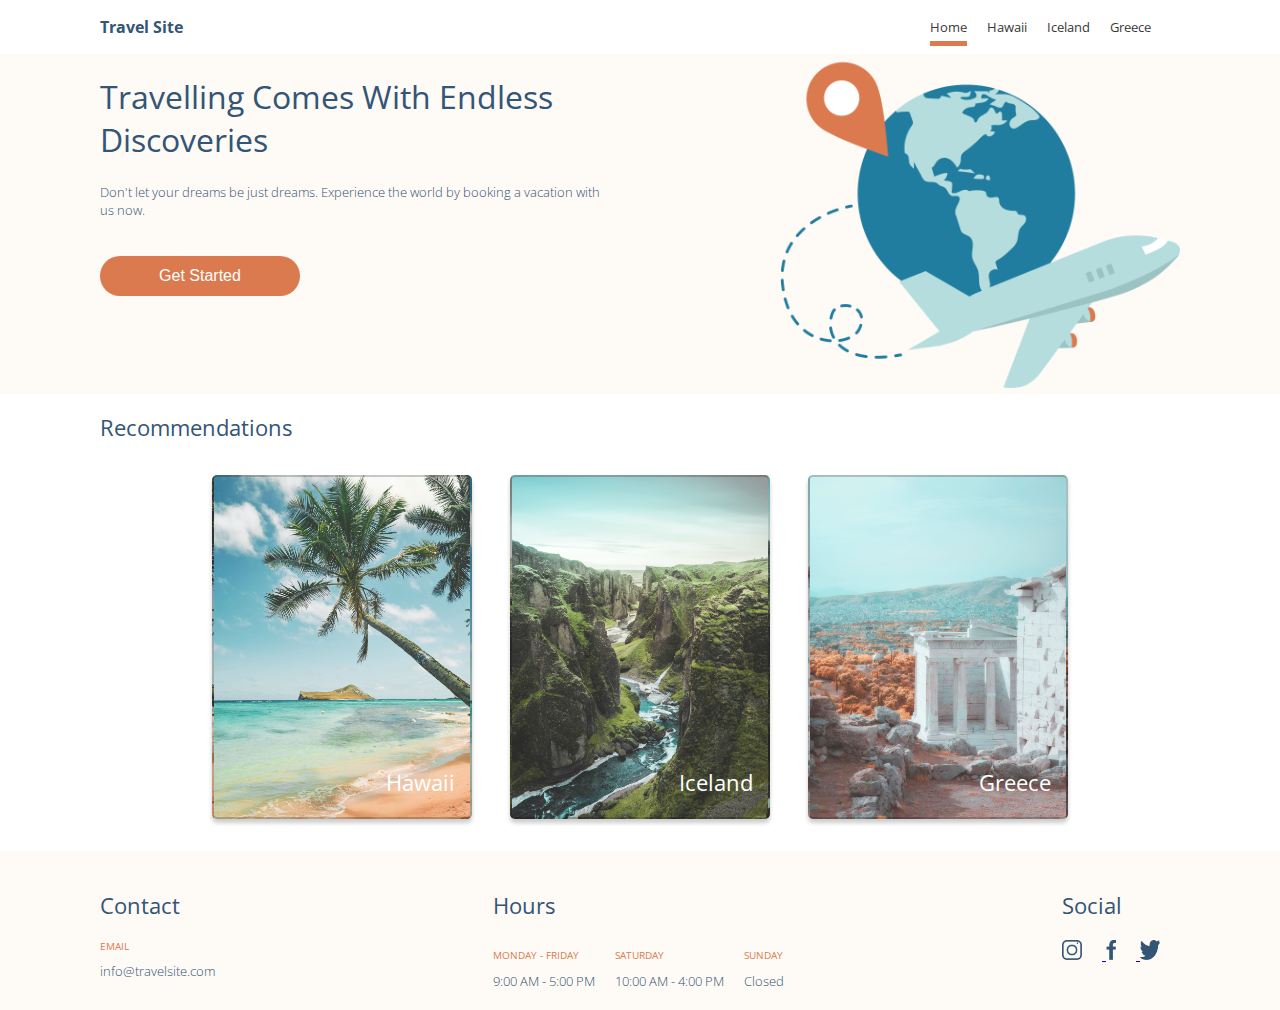
<file: index.html>
<!DOCTYPE html>
<html lang="en">
<head>
    <meta charset="UTF-8">
    <meta name="viewport" content="width=device-width, initial-scale=1.0">
    <link href="https://fonts.googleapis.com/css2?family=Open+Sans:ital,wght@0,300;0,400;0,600;0,700;1,400&display=swap" rel="stylesheet">
    <title>Travel Site - Home</title>
    <link rel="stylesheet" type="text/css" href="./css/global.css">
    <link rel="stylesheet" type="text/css" href="./css/main.css"> 
</head>
<body>
    <!-- Header -->
    <header>
        <!-- Navigation Bar -->
        <nav>
            <div class="nav__left">
                <a href="index.html" class="nav__links">
                    <h3 class="nav__logo"><b>Travel Site</b></h3>
                </a>
            </div>
            <div class="nav__right">
                <ul>
                    <li><a href="index.html " class="nav__links"><h4 class="nav__link1"><b>Home</b></h4></a></li>
                    <li><a href="./pages/hawaii.html" class="nav__links"><h4 class="nav__link2"><b>Hawaii</b></h4></a></li>
                    <li><a href="./pages/iceland.html" class="nav__links"><h4 class="nav__link3"><b>Iceland</b></h4></a></li>
                    <li><a href="./pages/greece.html" class="nav__links"><h4 class="nav__link4"><b>Greece</b></h4></h4></a></li>
                </ul>
            </div>
        </nav>

        <!-- Hero Section -->
        <section class="hero">
            <div class="hero__info">
                <h1 class="hero__tittle"><b>Travelling Comes With Endless Discoveries<b></b></h1>
                <h4 class="hero__description">Don't let your dreams be just dreams. Experience the world by booking a vacation with us now.</h4>
                <a href="#recommendations">
                    <button>Get Started</button>
                </a>
            </div>
            <div>
                <img class="hero__background" src="./assets/hero.png" alt="world flight">
            </div>
        </section>
    </header>

    <!-- Main Content -->
    <main>
        <!-- Recommendations Section -->
        <section id="recommendations">
            <h2 class="recommendations__tittle"><b>Recommendations</b></h2>
            <div class="recommendations">
                <a href="./pages/hawaii.html">
                    <div class="card__1">
                        <h2 class="card__name"><b>Hawaii</b></h2>
                    
                    </div>
                </a>
                <a href="./pages/iceland.html">
                    <div class="card__2">
                        <h2 class="card__name"><b>Iceland</b></h2>
                    </div>
                </a>
                <a href="./pages/greece.html">
                    <div class="card__3">
                        <h2 class="card__name"><b>Greece</b></h2>
                    </div>  
                </a>  
            </div>
        </section>
    </main>

    <!-- Footer -->
    <footer>
        <div>
            <h2 class="footer__tittle"><b>Contact</b></h2>
            <p class="footer__information">EMAIL</p>
            <h4 class="footer__detail">info@travelsite.com</h4>
        </div>
        <div>
            <h2 class="footer__tittle"><b>Hours</b></h2>
            <div class="footer__hours">
                <div>
                    <p class="footer__information">MONDAY - FRIDAY</p>
                    <h4 class="footer__detail">9:00 AM - 5:00 PM</h4>
                </div>
                <div>
                    <p class="footer__information">SATURDAY</p>
                    <h4 class="footer__detail">10:00 AM - 4:00 PM</h4>
                </div>
                <div>
                    <p class="footer__information">SUNDAY</p>
                    <h4 class="footer__detail">Closed</h4>
                </div>
            </div>
        </div>
        <div>
            <h2 class="footer__tittle"><b>Social</b></h2>
            <div>
                <a href="https://www.instagram.com">
                    <img class="footer__icon" src="./assets/icon-instagram.png" alt="instagram">
                </a>
                <a href="https://www.facebook.com">
                    <img class="footer__icon footer__icon--facebook" src="./assets/icon-facebook.png" alt="facebook">
                </a>
                <a href="https://www.twitter.com">
                    <img class="footer__icon" src="./assets/icon-twitter.png" alt="twitter">
                </a>
                
            </div>       
        </div>
    </footer>
</body>
</html>
</file>
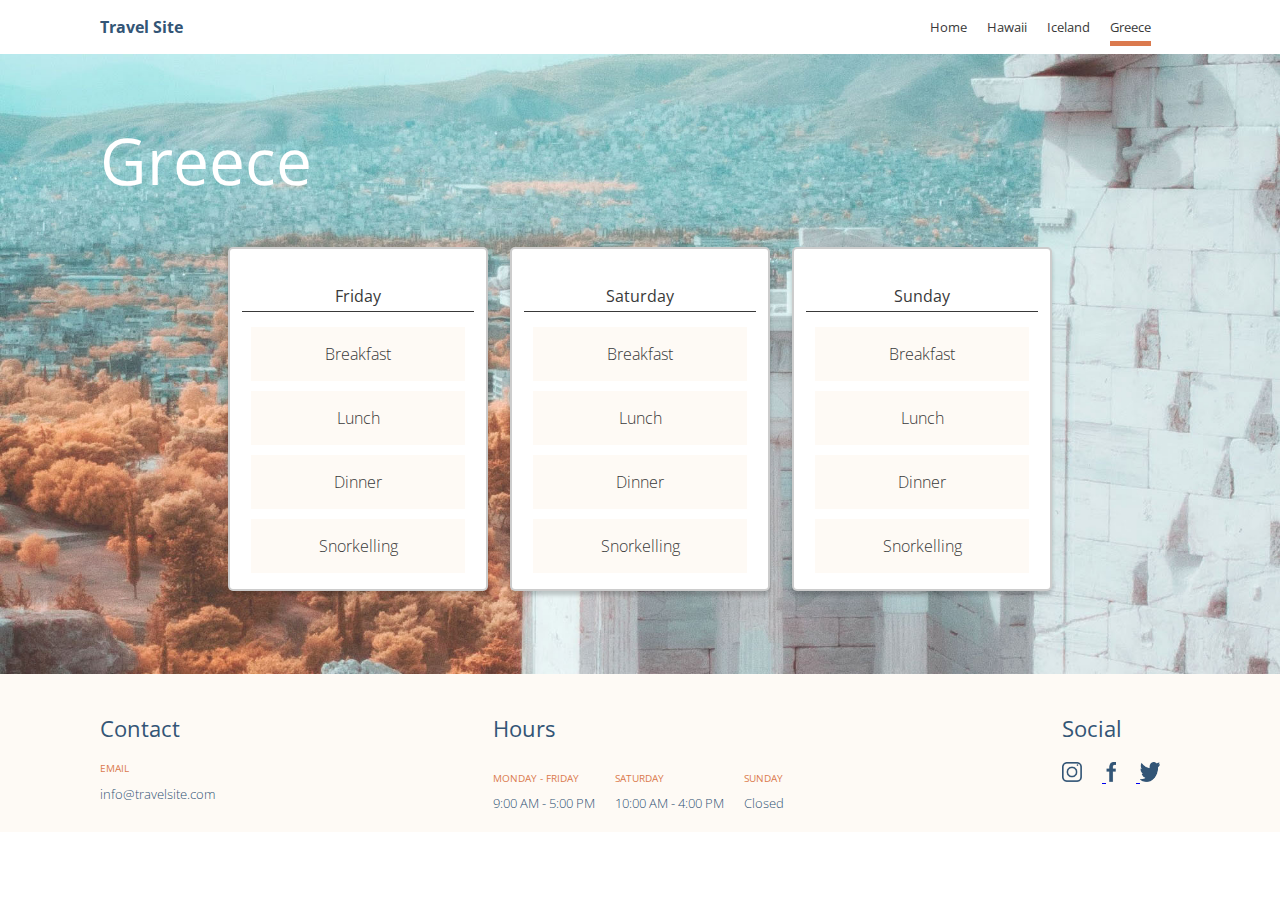
<file: pages/greece.html>
<!DOCTYPE html>
<html lang="en">
<head>
    <meta charset="UTF-8">
    <meta name="viewport" content="width=device-width, initial-scale=1.0">
    <link href="https://fonts.googleapis.com/css2?family=Open+Sans:ital,wght@0,300;0,400;0,600;0,700;1,400&display=swap" rel="stylesheet">
    <title>Travel Site - Greece</title>
    <link rel="stylesheet" type="text/css" href="../css/global.css">
    <link rel="stylesheet" type="text/css" href="../css/greece.css"> 
</head>
<body>
    <!-- Header -->
    <header>
        <!-- Navigation Bar -->
        <nav>
            <div class="nav__left">
                <a href="../index.html" class="nav__links">
                    <h3 class="nav__logo"><b>Travel Site</b></h3>
                </a>
            </div>
            <div class="nav__right">
                <ul>
                    <li><a href="../index.html " class="nav__links"><h4 class="nav__link1"><b>Home</b></h4></a></li>
                    <li><a href="./hawaii.html" class="nav__links"><h4 class="nav__link2"><b>Hawaii</b></h4></a></li>
                    <li><a href="./iceland.html" class="nav__links"><h4 class="nav__link3"><b>Iceland</b></h4></a></li>
                    <li><a href="./greece.html" class="nav__links"><h4 class="nav__link4"><b>Greece</b></h4></h4></a></li>
                </ul>
            </div>
        </nav>

     </header>

    <!-- Main Content -->
    <main>
        <!-- Destination Page -->
        <section>
            <h1 class="destination__tittle"><b>Greece</b></h1>
            <div class="itinerary">
                <div class="card__1">
                    <h3 class="card__name"><b>Friday</b></h3>
                    <div class="activities__container">
                        <div class="activities">
                            <div class="activity"><h3 class="activity__description">Breakfast</h3></div>
                            <div class="activity"><h3 class="activity__description">Lunch</h3></div>
                            <div class="activity"><h3 class="activity__description">Dinner</h3></div>
                            <div class="activity"><h3 class="activity__description">Snorkelling</h3></div>
                        </div>
                    </div>
                </div>
                <div class="card__2">
                    <h3 class="card__name"><b>Saturday</b></h3>
                    <div class="activities__container">
                        <div class="activities">
                            <div class="activity"><h3 class="activity__description">Breakfast</h3></div>
                            <div class="activity"><h3 class="activity__description">Lunch</h3></div>
                            <div class="activity"><h3 class="activity__description">Dinner</h3></div>
                            <div class="activity"><h3 class="activity__description">Snorkelling</h3></div>
                        </div>
                    </div>
                </div>
                <div class="card__3">
                    <h3 class="card__name"><b>Sunday</b></h3>
                    <div class="activities__container">
                        <div class="activities">
                            <div class="activity"><h3 class="activity__description">Breakfast</h3></div>
                            <div class="activity"><h3 class="activity__description">Lunch</h3></div>
                            <div class="activity"><h3 class="activity__description">Dinner</h3></div>
                            <div class="activity"><h3 class="activity__description">Snorkelling</h3></div>
                        </div>
                    </div>
                </div>  
            </div>
        </section>
    </main>

    <!-- Footer -->
    <footer>
        <div>
            <h2 class="footer__tittle"><b>Contact</b></h2>
            <p class="footer__information">EMAIL</p>
            <h4 class="footer__detail">info@travelsite.com</h4>
        </div>
        <div>
            <h2 class="footer__tittle"><b>Hours</b></h2>
            <div class="footer__hours">
                <div>
                    <p class="footer__information">MONDAY - FRIDAY</p>
                    <h4 class="footer__detail">9:00 AM - 5:00 PM</h4>
                </div>
                <div>
                    <p class="footer__information">SATURDAY</p>
                    <h4 class="footer__detail">10:00 AM - 4:00 PM</h4>
                </div>
                <div>
                    <p class="footer__information">SUNDAY</p>
                    <h4 class="footer__detail">Closed</h4>
                </div>
            </div>
        </div>
        <div>
            <h2 class="footer__tittle"><b>Social</b></h2>
            <div>
                <a href="https://www.instagram.com">
                    <img class="footer__icon" src="../assets/icon-instagram.png" alt="instagram">
                </a>
                <a href="https://www.facebook.com">
                    <img class="footer__icon footer__icon--facebook" src="../assets/icon-facebook.png" alt="facebook">
                </a>
                <a href="https://www.twitter.com">
                    <img class="footer__icon" src="../assets/icon-twitter.png" alt="twitter">
                </a>
                
            </div>       
        </div>
    </footer>
</body>
</html>
</file>
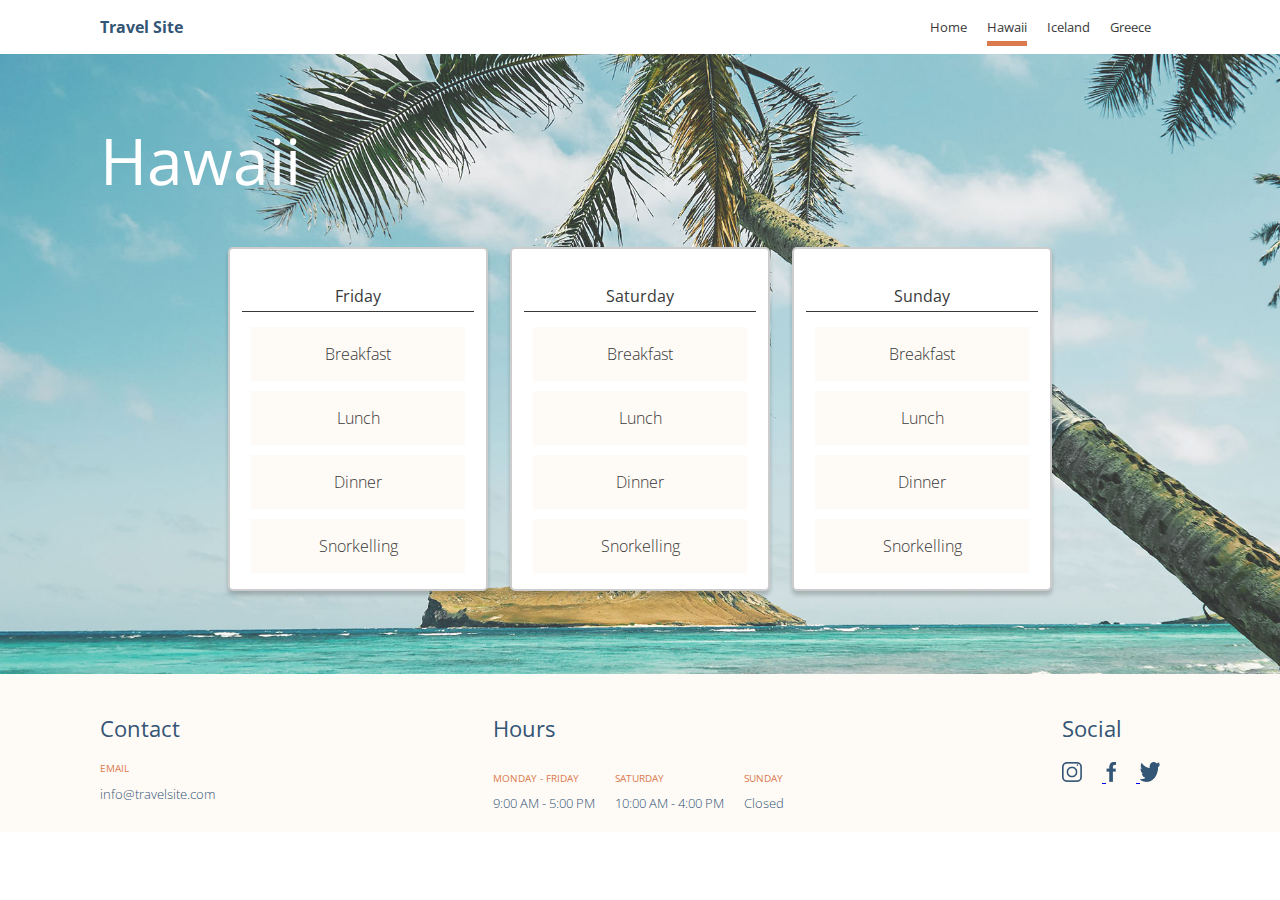
<file: pages/hawaii.html>
<!DOCTYPE html>
<html lang="en">
<head>
    <meta charset="UTF-8">
    <meta name="viewport" content="width=device-width, initial-scale=1.0">
    <link href="https://fonts.googleapis.com/css2?family=Open+Sans:ital,wght@0,300;0,400;0,600;0,700;1,400&display=swap" rel="stylesheet">
    <title>Travel Site - Hawaii</title>
    <link rel="stylesheet" type="text/css" href="../css/global.css">
    <link rel="stylesheet" type="text/css" href="../css/hawaii.css"> 
</head>
<body>
    <!-- Header -->
    <header>
        <!-- Navigation Bar -->
        <nav>
            <div class="nav__left">
                <a href="../index.html" class="nav__links">
                    <h3 class="nav__logo"><b>Travel Site</b></h3>
                </a>
            </div>
            <div class="nav__right">
                <ul>
                    <li><a href="../index.html " class="nav__links"><h4 class="nav__link1"><b>Home</b></h4></a></li>
                    <li><a href="./hawaii.html" class="nav__links"><h4 class="nav__link2"><b>Hawaii</b></h4></a></li>
                    <li><a href="./iceland.html" class="nav__links"><h4 class="nav__link3"><b>Iceland</b></h4></a></li>
                    <li><a href="./greece.html" class="nav__links"><h4 class="nav__link4"><b>Greece</b></h4></h4></a></li>
                </ul>
            </div>
        </nav>

     </header>

    <!-- Main Content -->
    <main>
        <!-- Destination Page -->
        <section>
            <h1 class="destination__tittle"><b>Hawaii</b></h1>
            <div class="itinerary">
                <div class="card__1">
                    <h3 class="card__name"><b>Friday</b></h3>
                    <div class="activities__container">
                        <div class="activities">
                            <div class="activity"><h3 class="activity__description">Breakfast</h3></div>
                            <div class="activity"><h3 class="activity__description">Lunch</h3></div>
                            <div class="activity"><h3 class="activity__description">Dinner</h3></div>
                            <div class="activity"><h3 class="activity__description">Snorkelling</h3></div>
                        </div>
                    </div>
                </div>
                <div class="card__2">
                    <h3 class="card__name"><b>Saturday</b></h3>
                    <div class="activities__container">
                        <div class="activities">
                            <div class="activity"><h3 class="activity__description">Breakfast</h3></div>
                            <div class="activity"><h3 class="activity__description">Lunch</h3></div>
                            <div class="activity"><h3 class="activity__description">Dinner</h3></div>
                            <div class="activity"><h3 class="activity__description">Snorkelling</h3></div>
                        </div>
                    </div>
                </div>
                <div class="card__3">
                    <h3 class="card__name"><b>Sunday</b></h3>
                    <div class="activities__container">
                        <div class="activities">
                            <div class="activity"><h3 class="activity__description">Breakfast</h3></div>
                            <div class="activity"><h3 class="activity__description">Lunch</h3></div>
                            <div class="activity"><h3 class="activity__description">Dinner</h3></div>
                            <div class="activity"><h3 class="activity__description">Snorkelling</h3></div>
                        </div>
                    </div>
                </div>  
            </div>
        </section>
    </main>

    <!-- Footer -->
    <footer>
        <div>
            <h2 class="footer__tittle"><b>Contact</b></h2>
            <p class="footer__information">EMAIL</p>
            <h4 class="footer__detail">info@travelsite.com</h4>
        </div>
        <div>
            <h2 class="footer__tittle"><b>Hours</b></h2>
            <div class="footer__hours">
                <div>
                    <p class="footer__information">MONDAY - FRIDAY</p>
                    <h4 class="footer__detail">9:00 AM - 5:00 PM</h4>
                </div>
                <div>
                    <p class="footer__information">SATURDAY</p>
                    <h4 class="footer__detail">10:00 AM - 4:00 PM</h4>
                </div>
                <div>
                    <p class="footer__information">SUNDAY</p>
                    <h4 class="footer__detail">Closed</h4>
                </div>
            </div>
        </div>
        <div>
            <h2 class="footer__tittle"><b>Social</b></h2>
            <div>
                <a href="https://www.instagram.com">
                    <img class="footer__icon" src="../assets/icon-instagram.png" alt="instagram">
                </a>
                <a href="https://www.facebook.com">
                    <img class="footer__icon footer__icon--facebook" src="../assets/icon-facebook.png" alt="facebook">
                </a>
                <a href="https://www.twitter.com">
                    <img class="footer__icon" src="../assets/icon-twitter.png" alt="twitter">
                </a>
                
            </div>       
        </div>
    </footer>
</body>
</html>
</file>
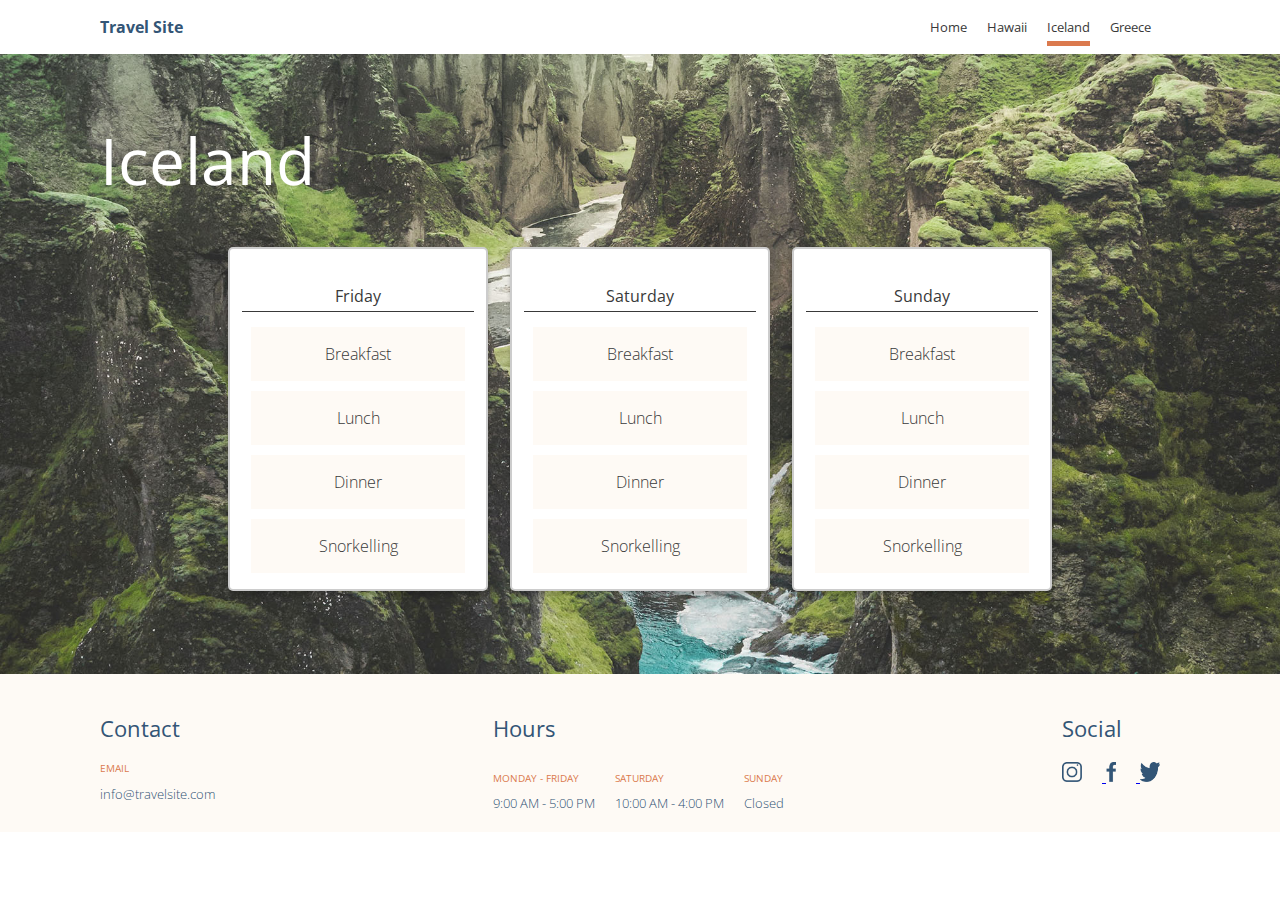
<file: pages/iceland.html>
<!DOCTYPE html>
<html lang="en">
<head>
    <meta charset="UTF-8">
    <meta name="viewport" content="width=device-width, initial-scale=1.0">
    <link href="https://fonts.googleapis.com/css2?family=Open+Sans:ital,wght@0,300;0,400;0,600;0,700;1,400&display=swap" rel="stylesheet">
    <title>Travel Site - Iceland</title>
    <link rel="stylesheet" type="text/css" href="../css/global.css">
    <link rel="stylesheet" type="text/css" href="../css/iceland.css"> 
</head>
<body>
    <!-- Header -->
    <header>
        <!-- Navigation Bar -->
        <nav>
            <div class="nav__left">
                <a href="../index.html" class="nav__links">
                    <h3 class="nav__logo"><b>Travel Site</b></h3>
                </a>
            </div>
            <div class="nav__right">
                <ul>
                    <li><a href="../index.html " class="nav__links"><h4 class="nav__link1"><b>Home</b></h4></a></li>
                    <li><a href="./hawaii.html" class="nav__links"><h4 class="nav__link2"><b>Hawaii</b></h4></a></li>
                    <li><a href="./iceland.html" class="nav__links"><h4 class="nav__link3"><b>Iceland</b></h4></a></li>
                    <li><a href="./greece.html" class="nav__links"><h4 class="nav__link4"><b>Greece</b></h4></h4></a></li>
                </ul>
            </div>
        </nav>

     </header>

    <!-- Main Content -->
    <main>
        <!-- Destination Page -->
        <section>
            <h1 class="destination__tittle"><b>Iceland</b></h1>
            <div class="itinerary">
                <div class="card__1">
                    <h3 class="card__name"><b>Friday</b></h3>
                    <div class="activities__container">
                        <div class="activities">
                            <div class="activity"><h3 class="activity__description">Breakfast</h3></div>
                            <div class="activity"><h3 class="activity__description">Lunch</h3></div>
                            <div class="activity"><h3 class="activity__description">Dinner</h3></div>
                            <div class="activity"><h3 class="activity__description">Snorkelling</h3></div>
                        </div>
                    </div>
                </div>
                <div class="card__2">
                    <h3 class="card__name"><b>Saturday</b></h3>
                    <div class="activities__container">
                        <div class="activities">
                            <div class="activity"><h3 class="activity__description">Breakfast</h3></div>
                            <div class="activity"><h3 class="activity__description">Lunch</h3></div>
                            <div class="activity"><h3 class="activity__description">Dinner</h3></div>
                            <div class="activity"><h3 class="activity__description">Snorkelling</h3></div>
                        </div>
                    </div>
                </div>
                <div class="card__3">
                    <h3 class="card__name"><b>Sunday</b></h3>
                    <div class="activities__container">
                        <div class="activities">
                            <div class="activity"><h3 class="activity__description">Breakfast</h3></div>
                            <div class="activity"><h3 class="activity__description">Lunch</h3></div>
                            <div class="activity"><h3 class="activity__description">Dinner</h3></div>
                            <div class="activity"><h3 class="activity__description">Snorkelling</h3></div>
                        </div>
                    </div>
                </div>  
            </div>
        </section>
    </main>

    <!-- Footer -->
    <footer>
        <div>
            <h2 class="footer__tittle"><b>Contact</b></h2>
            <p class="footer__information">EMAIL</p>
            <h4 class="footer__detail">info@travelsite.com</h4>
        </div>
        <div>
            <h2 class="footer__tittle"><b>Hours</b></h2>
            <div class="footer__hours">
                <div>
                    <p class="footer__information">MONDAY - FRIDAY</p>
                    <h4 class="footer__detail">9:00 AM - 5:00 PM</h4>
                </div>
                <div>
                    <p class="footer__information">SATURDAY</p>
                    <h4 class="footer__detail">10:00 AM - 4:00 PM</h4>
                </div>
                <div>
                    <p class="footer__information">SUNDAY</p>
                    <h4 class="footer__detail">Closed</h4>
                </div>
            </div>
        </div>
        <div>
            <h2 class="footer__tittle"><b>Social</b></h2>
            <div>
                <a href="https://www.instagram.com">
                    <img class="footer__icon" src="../assets/icon-instagram.png" alt="instagram">
                </a>
                <a href="https://www.facebook.com">
                    <img class="footer__icon footer__icon--facebook" src="../assets/icon-facebook.png" alt="facebook">
                </a>
                <a href="https://www.twitter.com">
                    <img class="footer__icon" src="../assets/icon-twitter.png" alt="twitter">
                </a>
                
            </div>       
        </div>
    </footer>
</body>
</html>
</file>
<file: css/global.css>
body {
  font-family: "Verdana", "Open Sans", sans-serif;
  font-weight: 400;
  margin: 0;
  padding: 0;
  border: 0;
  background-color: #FFFFFF;
  width: 100vw;
}

nav {
  background-color: #FFFFFF;
  padding: 0px 100px 0 100PX;
  display: flex;
  justify-content: space-between;
}

.nav__logo {
  color: #335576;
  font-weight: 400;
}

.nav__links {
  text-decoration: none;
}
.nav__links:hover {
  text-decoration: underline;
  text-decoration-color: #335576;
}

.nav__right {
  color: #393939;
  width: 250px;
  display: flex;
  justify-content: space-between;
}

.nav__right ul {
  display: flex;
  list-style-type: none;
  align-items: center;
  padding: 0;
  margin: 0;
}

.nav__right li {
  margin-right: 20px;
}

.nav__right li:last-child {
  margin-right: 0;
}

footer {
  background-color: #FEFAF5;
  padding: 20px 100px 20px 100PX;
  display: flex;
  justify-content: space-between;
}

.footer__tittle {
  color: #335576;
}

.footer__hours {
  display: flex;
  justify-content: space-between;
}

.footer__information {
  color: #DB7A4E;
}

.footer__detail {
  color: #335576;
  margin: 0 20px 0 0;
}

.footer__icon {
  width: 20px;
  height: 20px;
  margin: 0 20px 0 0;
}

.footer__icon--facebook {
  width: 10px;
  height: 20px;
}

h1, h2, h3, h4, p {
  font-family: "Verdana", "Open Sans", sans-serif;
}

h1 {
  font-size: 2rem;
  font-weight: 300;
  color: #393939;
}

h2 {
  font-size: 1.4rem;
  font-weight: 300;
  color: #393939;
}

h3 {
  font-size: 1rem;
  font-weight: 300;
  color: #393939;
}

h4 {
  font-size: 0.8rem;
  font-weight: 300;
  color: #393939;
}

p {
  font-size: 0.6rem;
  font-weight: 400;
  color: #393939;
}/*# sourceMappingURL=global.css.map */
</file>
<file: css/main.css>
.nav__link1 {
  text-decoration: none;
  margin: 0;
  position: relative;
}

.nav__link1::after {
  content: "";
  position: absolute;
  left: 0;
  bottom: -10px;
  width: 100%;
  height: 5px;
  background-color: #DB7A4E;
}

.hero {
  display: flex;
  justify-content: space-between;
  padding: 0 100px 0 100PX;
  background-color: #FEFAF5;
}

.hero__info {
  width: 500px;
}

.hero__tittle, .hero__description {
  color: #335576;
}

.hero__background {
  width: 400px;
  background-color: #FEFAF5;
}

button {
  background-color: #DB7A4E;
  width: 200px;
  height: 40px;
  border: none;
  margin: 20px 0;
  color: white;
  font-size: 1rem;
  border-radius: 20px 20px 20px 20px;
}

section {
  background-color: #FFFFFF;
  padding: 0 100px 0 100PX;
}

.recommendations {
  margin: 2rem 0;
}
@media screen and (min-width: 900px) {
  .recommendations {
    display: flex;
    justify-content: space-between;
    margin: 1rem 3rem;
  }
}
@media screen and (min-width: 1200px) {
  .recommendations {
    margin: 2rem 7rem;
  }
}

.recommendations__tittle {
  color: #335576;
}

.card__1, .card__2, .card__3 {
  background-size: cover;
  background-position: center;
  box-shadow: 0 4px 4px rgba(0, 0, 0, 0.2);
  border-radius: 5px;
  background-color: white;
  border: 2px solid rgba(0, 0, 0, 0.2);
  position: relative;
  width: 70vw;
  height: 100px;
  padding: 20px 0;
  margin: 20px 0;
}
@media screen and (min-width: 900px) {
  .card__1, .card__2, .card__3 {
    width: 20vw;
    height: 300px;
    padding: 20px 0;
    margin: 0;
  }
}
.card__1:hover, .card__2:hover, .card__3:hover {
  border: 2px solid #DB7A4E;
}
.card__1:hover::before, .card__2:hover::before, .card__3:hover::before {
  opacity: 1;
}
.card__1::before, .card__2::before, .card__3::before {
  content: "";
  position: absolute;
  top: 0;
  left: 0;
  width: 100%;
  height: 100%;
  background-color: rgba(51, 85, 118, 0.5);
  opacity: 0;
  transition: opacity 0.3s ease;
  z-index: 1;
  border-radius: 5px;
}

.card__1 {
  background-image: url("../assets/hawaii.jpg");
}

.card__2 {
  background-image: url("../assets/iceland.jpg");
}

.card__3 {
  background-image: url("../assets/greece.jpg");
}

.card__name {
  color: white;
  position: absolute;
  bottom: 1px;
  right: 15px;
  z-index: 2;
}/*# sourceMappingURL=main.css.map */
</file>
<file: css/greece.css>
.nav__link4 {
  position: relative;
}

.nav__link4::after {
  content: "";
  position: absolute;
  left: 0;
  bottom: -10px;
  width: 100%;
  height: 5px;
  background-color: #DB7A4E;
}

section {
  background-image: url("../assets/greece.jpg");
  background-size: cover;
  background-position: center;
  padding: 20px 100px 0 100PX;
  height: 1400px;
}
@media screen and (min-width: 900px) {
  section {
    height: 600px;
  }
}

.destination__tittle {
  color: white;
  font-size: 4rem;
}

.itinerary {
  margin: 2vw;
}
@media screen and (min-width: 900px) {
  .itinerary {
    display: flex;
    justify-content: space-between;
    margin: 0rem 5vw;
  }
}
@media screen and (min-width: 1200px) {
  .itinerary {
    margin: 0rem 10vw;
  }
}

.card__1, .card__2, .card__3 {
  box-shadow: 0 4px 4px rgba(0, 0, 0, 0.2);
  border-radius: 5px;
  background-color: white;
  border: 2px solid rgba(0, 0, 0, 0.2);
  display: flex;
  flex-direction: column;
  align-items: center;
  width: 60vw;
  height: 300px;
  padding: 20px 0;
  margin: 10px 0;
}
@media screen and (min-width: 900px) {
  .card__1, .card__2, .card__3 {
    width: 20vw;
    height: 300px;
    padding: 20px 0;
    margin: 0;
  }
}

.card__name {
  margin-bottom: 5px;
  position: relative;
  text-align: center;
  width: calc(100% - 4px);
}

.card__name::after {
  content: "";
  position: absolute;
  left: 50%;
  transform: translateX(-50%);
  bottom: -5px;
  width: calc(100% - 20px);
  height: 1px;
  background-color: #393939;
}

.card__1, .card__2, .card__3 {
  background-color: white;
}

.activities {
  background-color: white;
  padding: 10px;
  border-radius: 5px;
  display: flex;
  flex-direction: column;
  align-items: center;
  margin: 10px 0;
  width: 50vw;
}
@media screen and (min-width: 900px) {
  .activities {
    padding: 0px 10px;
    width: 15vw;
  }
}

.activity {
  padding: 0px 50px;
  background-color: #FEFAF5;
  margin: 5px 0;
  width: 80%;
  position: relative;
  padding: 0px 30px;
}
.activity:hover {
  border: 2px solid #DB7A4E;
}
.activity:hover::before {
  opacity: 1;
}
.activity::before {
  content: "";
  position: absolute;
  top: 0;
  left: 0;
  width: 100%;
  height: 100%;
  background-color: rgba(51, 85, 118, 0.5);
  opacity: 0;
  transition: opacity 0.3s ease;
  z-index: 1;
  border-radius: 5px;
}

.activity__description {
  text-align: center;
}/*# sourceMappingURL=greece.css.map */
</file>
<file: css/hawaii.css>
.nav__link2 {
  position: relative;
}

.nav__link2::after {
  content: "";
  position: absolute;
  left: 0;
  bottom: -10px;
  width: 100%;
  height: 5px;
  background-color: #DB7A4E;
}

section {
  background-image: url("../assets/hawaii.jpg");
  background-size: cover;
  background-position: center;
  padding: 20px 100px 0 100PX;
  height: 1400px;
}
@media screen and (min-width: 900px) {
  section {
    height: 600px;
  }
}

.destination__tittle {
  color: white;
  font-size: 4rem;
}

.itinerary {
  margin: 2vw;
}
@media screen and (min-width: 900px) {
  .itinerary {
    display: flex;
    justify-content: space-between;
    margin: 0rem 5vw;
  }
}
@media screen and (min-width: 1200px) {
  .itinerary {
    margin: 0rem 10vw;
  }
}

.card__1, .card__2, .card__3 {
  box-shadow: 0 4px 4px rgba(0, 0, 0, 0.2);
  border-radius: 5px;
  background-color: white;
  border: 2px solid rgba(0, 0, 0, 0.2);
  display: flex;
  flex-direction: column;
  align-items: center;
  width: 60vw;
  height: 300px;
  padding: 20px 0;
  margin: 10px 0;
}
@media screen and (min-width: 900px) {
  .card__1, .card__2, .card__3 {
    width: 20vw;
    height: 300px;
    padding: 20px 0;
    margin: 0;
  }
}

.card__name {
  margin-bottom: 5px;
  position: relative;
  text-align: center;
  width: calc(100% - 4px);
}

.card__name::after {
  content: "";
  position: absolute;
  left: 50%;
  transform: translateX(-50%);
  bottom: -5px;
  width: calc(100% - 20px);
  height: 1px;
  background-color: #393939;
}

.card__1, .card__2, .card__3 {
  background-color: white;
}

.activities {
  background-color: white;
  padding: 10px;
  border-radius: 5px;
  display: flex;
  flex-direction: column;
  align-items: center;
  margin: 10px 0;
  width: 50vw;
}
@media screen and (min-width: 900px) {
  .activities {
    padding: 0px 10px;
    width: 15vw;
  }
}

.activity {
  padding: 0px 50px;
  background-color: #FEFAF5;
  margin: 5px 0;
  width: 80%;
  position: relative;
  padding: 0px 30px;
}
.activity:hover {
  border: 2px solid #DB7A4E;
}
.activity:hover::before {
  opacity: 1;
}
.activity::before {
  content: "";
  position: absolute;
  top: 0;
  left: 0;
  width: 100%;
  height: 100%;
  background-color: rgba(51, 85, 118, 0.5);
  opacity: 0;
  transition: opacity 0.3s ease;
  z-index: 1;
  border-radius: 5px;
}

.activity__description {
  text-align: center;
}/*# sourceMappingURL=hawaii.css.map */
</file>
<file: css/iceland.css>
.nav__link3 {
  position: relative;
}

.nav__link3::after {
  content: "";
  position: absolute;
  left: 0;
  bottom: -10px;
  width: 100%;
  height: 5px;
  background-color: #DB7A4E;
}

section {
  background-image: url("../assets/iceland.jpg");
  background-size: cover;
  background-position: center;
  padding: 20px 100px 0 100PX;
  height: 1400px;
}
@media screen and (min-width: 900px) {
  section {
    height: 600px;
  }
}

.destination__tittle {
  color: white;
  font-size: 4rem;
}

.itinerary {
  margin: 2vw;
}
@media screen and (min-width: 900px) {
  .itinerary {
    display: flex;
    justify-content: space-between;
    margin: 0rem 5vw;
  }
}
@media screen and (min-width: 1200px) {
  .itinerary {
    margin: 0rem 10vw;
  }
}

.card__1, .card__2, .card__3 {
  box-shadow: 0 4px 4px rgba(0, 0, 0, 0.2);
  border-radius: 5px;
  background-color: white;
  border: 2px solid rgba(0, 0, 0, 0.2);
  display: flex;
  flex-direction: column;
  align-items: center;
  width: 60vw;
  height: 300px;
  padding: 20px 0;
  margin: 10px 0;
}
@media screen and (min-width: 900px) {
  .card__1, .card__2, .card__3 {
    width: 20vw;
    height: 300px;
    padding: 20px 0;
    margin: 0;
  }
}

.card__name {
  margin-bottom: 5px;
  position: relative;
  text-align: center;
  width: calc(100% - 4px);
}

.card__name::after {
  content: "";
  position: absolute;
  left: 50%;
  transform: translateX(-50%);
  bottom: -5px;
  width: calc(100% - 20px);
  height: 1px;
  background-color: #393939;
}

.card__1, .card__2, .card__3 {
  background-color: white;
}

.activities {
  background-color: white;
  padding: 10px;
  border-radius: 5px;
  display: flex;
  flex-direction: column;
  align-items: center;
  margin: 10px 0;
  width: 50vw;
}
@media screen and (min-width: 900px) {
  .activities {
    padding: 0px 10px;
    width: 15vw;
  }
}

.activity {
  padding: 0px 50px;
  background-color: #FEFAF5;
  margin: 5px 0;
  width: 80%;
  position: relative;
  padding: 0px 30px;
}
.activity:hover {
  border: 2px solid #DB7A4E;
}
.activity:hover::before {
  opacity: 1;
}
.activity::before {
  content: "";
  position: absolute;
  top: 0;
  left: 0;
  width: 100%;
  height: 100%;
  background-color: rgba(51, 85, 118, 0.5);
  opacity: 0;
  transition: opacity 0.3s ease;
  z-index: 1;
  border-radius: 5px;
}

.activity__description {
  text-align: center;
}/*# sourceMappingURL=iceland.css.map */
</file>
